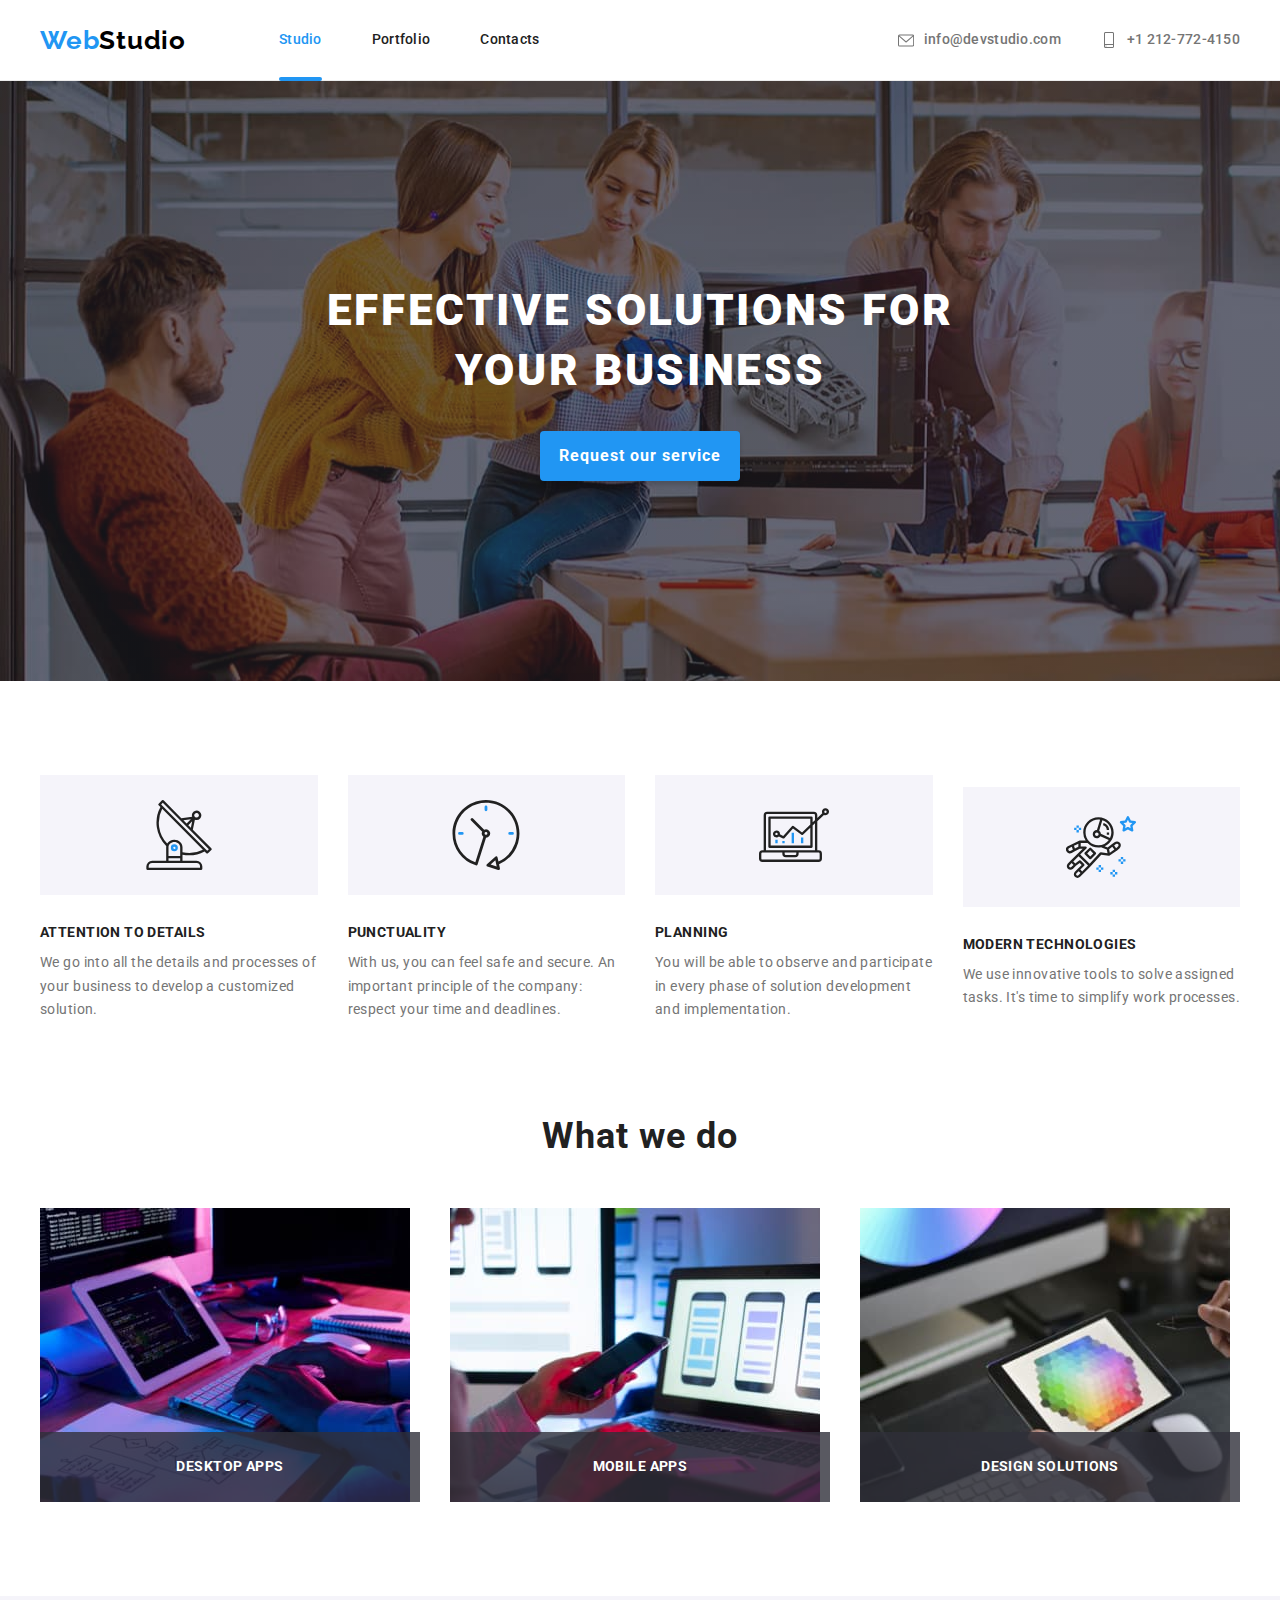
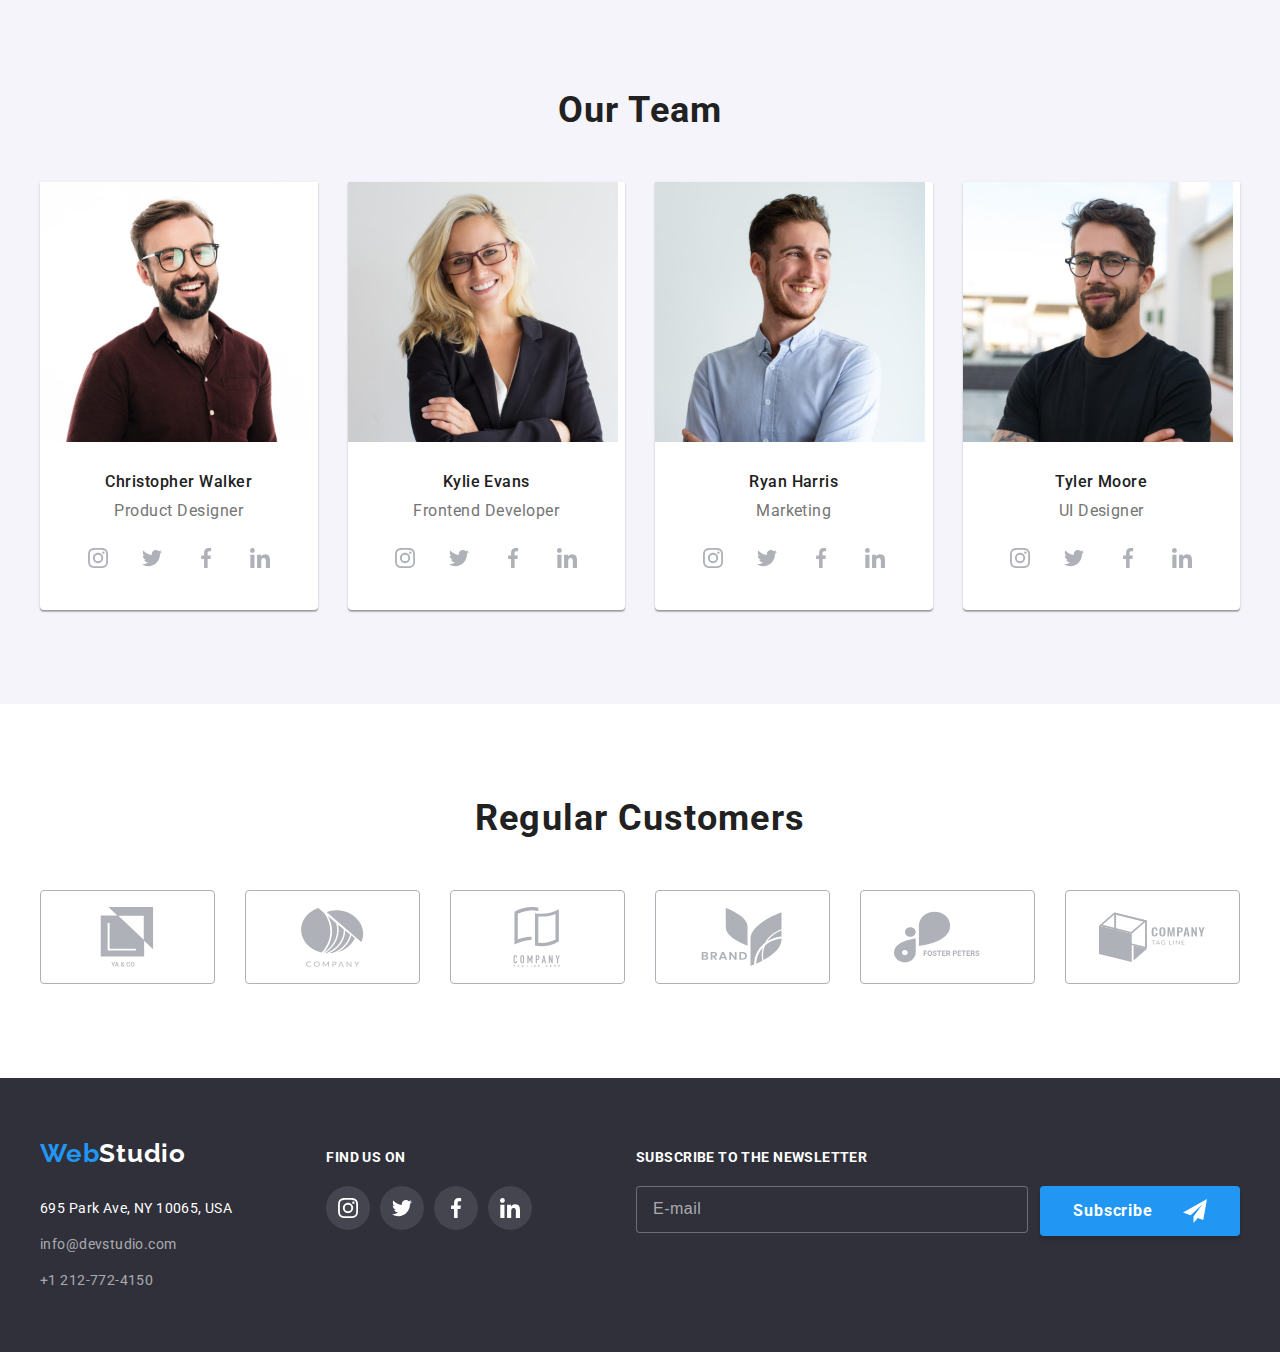
<file: index.html>
<!DOCTYPE html>
<html lang="en">
  <head>
    <meta charset="UTF-8" />
    <meta http-equiv="X-UA-Compatible" content="IE=edge" />
    <meta name="viewport" content="width=device-width, initial-scale=1.0" />
    <link
      rel="stylesheet"
      href="https://cdnjs.cloudflare.com/ajax/libs/modern-normalize/1.1.0/modern-normalize.min.css"
      integrity="sha512-wpPYUAdjBVSE4KJnH1VR1HeZfpl1ub8YT/NKx4PuQ5NmX2tKuGu6U/JRp5y+Y8XG2tV+wKQpNHVUX03MfMFn9Q=="
      crossorigin="anonymous"
      referrerpolicy="no-referrer"
    />
    <link rel="stylesheet" href="./css/main.min.css">
    <link
      href="https://fonts.googleapis.com/css2?family=Raleway:wght@700&family=Roboto:wght@400;500;700;900&display=swap"
      rel="stylesheet"
    />
    <title>Studio</title>
  </head>

  <body>
    <header class="header">
      <div class="header__container container">
        <nav class="page-nav">
          <a class="page-nav__logo logo" href="./index.html"
            ><span class="logo__accent">Web</span>Studio</a>
          <ul class="page-nav__list">
            <li class="page-nav__item">
              <a class="page-nav__link current" href="./index.html">Studio</a>
            </li>
            <li class="page-nav__item">
              <a class="page-nav__link" href="./portfolio.html">Portfolio</a>
            </li>
            <li class="page-nav__item">
              <a class="page-nav__link" href="">Contacts</a>
            </li>
          </ul>
        </nav>
        <ul class="auth-list">
          <li class="auth-list__item">
            <a class="auth-list__link" href="mailto:info@devstudio.com">
              <svg class="auth-list__icon" width="16" height="16">
                <use href="./images/icons.svg#icon-envelope"></use>
              </svg>
              info@devstudio.com</a
            >
          </li>
          <li class="auth-list__item">
            <a class="auth-list__link" href="tel:+12127724150">
              <svg class="auth-list__icon" width="16" height="16">
                <use href="./images/icons.svg#icon-smartphone"></use>
              </svg>
              +1 212-772-4150</a
            >
          </li>
        </ul>
      </div>
    </header>
    <main>
      <section class="hero">
        <h1 class="hero__title">Effective solutions for your business</h1>
        <button class="hero__btn btn" type="button" data-modal-open>
          Request our service
        </button>
      </section>
      <section class="features section">
        <h2 class="visually-hidden">Features</h2>
        <ul class="features-list container">
          <li class="features-list__item">
            <div class="features-list__img">
              <svg class="features-list__icon" width="70" height="70">
                <use href="./images/icons.svg#icon-antenna"></use>
              </svg>
            </div>
            <h3 class="features-list__title">ATTENTION TO DETAILS</h3>
            <p class="features-list__text">
              We go into all the details and processes of your business to
              develop a customized solution.
            </p>
          </li>
          <li class="features-list__item">
            <div class="features-list__img">
              <svg class="features-list__icon" width="70" height="70">
                <use href="./images/icons.svg#icon-clock"></use>
              </svg>
            </div>
            <h3 class="features-list__title">PUNCTUALITY</h3>
            <p class="features-list__text">
              With us, you can feel safe and secure. An important principle of
              the company: respect your time and deadlines.
            </p>
          </li>
          <li class="features-list__item">
            <div class="features-list__img">
              <svg class="features-list__icon" width="70" height="70">
                <use href="./images/icons.svg#icon-diagram"></use>
              </svg>
            </div>
            <h3 class="features-list__title">PLANNING</h3>
            <p class="features-list__text">
              You will be able to observe and participate in every phase of
              solution development and implementation.
            </p>
          </li>
          <li class="features-list__item">
            <div class="features-list__img">
              <svg class="features-list__icon" width="70" height="70">
                <use href="./images/icons.svg#icon-astronaut"></use>
              </svg>
            </div>
            <h3 class="features-list__title">mODERN TECHNOLOGIES</h3>
            <p class="features-list__text">
              We use innovative tools to solve assigned tasks. It's time to
              simplify work processes.
            </p>
          </li>
        </ul>
      </section>
      <section class="works section">
        <div class="container">
          <h2 class="section-title">What we do</h2>
          <ul class="works-list">
            <li class="works-list__item">
              <img
                class="works-list__img"
                src="./images/weDo/1.jpg"
                alt="someone is typing on the keyboard"
                width="370"
                height="294"
              />
              <div class="works-list__descr">
                <p>DESKTOP APPS</p>
              </div>
            </li>
            <li class="works-list__item">
              <img
                class="works-list__img"
                src="./images/weDo/2.jpg"
                alt="someone is taking phone"
                width="370"
                height="294"
              />
              <div class="works-list__descr">
                <p>Mobile APPS</p>
              </div>
            </li>
            <li class="works-list__item">
              <img
                class="works-list__img"
                src="./images/weDo/3.jpg"
                alt="colors on the tablet"
                width="370"
                height="294"
              />
              <div class="works-list__descr">
                <p>DESIGN SOLUTIONS</p>
              </div>
            </li>
          </ul>
        </div>
      </section>
      <section class="team section">
        <div class="container">
          <h2 class="section-title">Our Team</h2>
          <ul class="team-list">
            <li class="team-list__item">
              <img
                src="./images/team/1.jpg"
                alt="man"
                width="270"
                height="260"
              />
              <div class="team-list__content">
                <h3 class="team-list__title">Christopher Walker</h3>
                <p class="team-list__text">Product Designer</p>
                <ul class="social-list">
                  <li class="social-list__item">
                    <a href="" class="social-list__link">
                      <svg class="social-list__icon" width="20" height="20">
                        <use href="./images/icons.svg#icon-instagram"></use>
                      </svg>
                    </a>
                  </li>
                  <li class="social-list__item">
                    <a href="" class="social-list__link">
                      <svg class="social-list__icon" width="20" height="20">
                        <use href="./images/icons.svg#icon-twitter"></use>
                      </svg>
                    </a>
                  </li>
                  <li class="social-list__item">
                    <a href="" class="social-list__link">
                      <svg class="social-list__icon" width="20" height="20">
                        <use href="./images/icons.svg#icon-facebook"></use>
                      </svg>
                    </a>
                  </li>
                  <li class="social-list__item">
                    <a href="" class="social-list__link">
                      <svg class="social-list__icon" width="20" height="20">
                        <use href="./images/icons.svg#icon-linkedin"></use>
                      </svg>
                    </a>
                  </li>
                </ul>
              </div>
            </li>
            <li class="team-list__item">
              <img
                src="./images/team/2.jpg"
                alt="woman"
                width="270"
                height="260"
              />
              <div class="team-list__content">
                <h3 class="team-list__title">Kylie Evans</h3>
                <p class="team-list__text">Frontend Developer</p>
                <ul class="social-list">
                  <li class="social-list__item">
                    <a href="" class="social-list__link">
                      <svg class="social-list__icon" width="20" height="20">
                        <use href="./images/icons.svg#icon-instagram"></use>
                      </svg>
                    </a>
                  </li>
                  <li class="social-list__item">
                    <a href="" class="social-list__link">
                      <svg class="social-list__icon" width="20" height="20">
                        <use href="./images/icons.svg#icon-twitter"></use>
                      </svg>
                    </a>
                  </li>
                  <li class="social-list__item">
                    <a href="" class="social-list__link">
                      <svg class="social-list__icon" width="20" height="20">
                        <use href="./images/icons.svg#icon-facebook"></use>
                      </svg>
                    </a>
                  </li>
                  <li class="social-list__item">
                    <a href="" class="social-list__link">
                      <svg class="social-list__icon" width="20" height="20">
                        <use href="./images/icons.svg#icon-linkedin"></use>
                      </svg>
                    </a>
                  </li>
                </ul>
              </div>
            </li>
            <li class="team-list__item">
              <img
                src="./images/team/3.jpg"
                alt="man"
                width="270"
                height="260"
              />
              <div class="team-list__content">
                <h3 class="team-list__title">Ryan Harris</h3>
                <p class="team-list__text">Marketing</p>
                <ul class="social-list">
                  <li class="social-list__item">
                    <a href="" class="social-list__link">
                      <svg class="social-list__icon" width="20" height="20">
                        <use href="./images/icons.svg#icon-instagram"></use>
                      </svg>
                    </a>
                  </li>
                  <li class="social-list__item">
                    <a href="" class="social-list__link">
                      <svg class="social-list__icon" width="20" height="20">
                        <use href="./images/icons.svg#icon-twitter"></use>
                      </svg>
                    </a>
                  </li>
                  <li class="social-list__item">
                    <a href="" class="social-list__link">
                      <svg class="social-list__icon" width="20" height="20">
                        <use href="./images/icons.svg#icon-facebook"></use>
                      </svg>
                    </a>
                  </li>
                  <li class="social-list__item">
                    <a href="" class="social-list__link">
                      <svg class="social-list__icon" width="20" height="20">
                        <use href="./images/icons.svg#icon-linkedin"></use>
                      </svg>
                    </a>
                  </li>
                </ul>
              </div>
            </li>
            <li class="team-list__item">
              <img
                src="./images/team/4.jpg"
                alt="man"
                width="270"
                height="260"
              />
              <div class="team-list__content">
                <h3 class="team-list__title">Tyler Moore</h3>
                <p class="team-list__text">UI Designer</p>
                <ul class="social-list">
                  <li class="social-list__item">
                    <a href="" class="social-list__link">
                      <svg class="social-list__icon" width="20" height="20">
                        <use href="./images/icons.svg#icon-instagram"></use>
                      </svg>
                    </a>
                  </li>
                  <li class="social-list__item">
                    <a href="" class="social-list__link">
                      <svg class="social-list__icon" width="20" height="20">
                        <use href="./images/icons.svg#icon-twitter"></use>
                      </svg>
                    </a>
                  </li>
                  <li class="social-list__item">
                    <a href="" class="social-list__link">
                      <svg class="social-list__icon" width="20" height="20">
                        <use href="./images/icons.svg#icon-facebook"></use>
                      </svg>
                    </a>
                  </li>
                  <li class="social-list__item">
                    <a href="" class="social-list__link">
                      <svg class="social-list__icon" width="20" height="20">
                        <use href="./images/icons.svg#icon-linkedin"></use>
                      </svg>
                    </a>
                  </li>
                </ul>
              </div>
            </li>
          </ul>
        </div>
      </section>
      <section class="customers section">
        <div class="container">
          <h2 class="custumers__title">Regular Customers</h2>
          <ul class="customers-list">
            <li class="customers-list__item">
              <a href="" class="customers-list__link">
                <svg class="customers-list__img" width="106" height="60">
                  <use href="./images/icons.svg#icon-company-logo-1"></use>
                </svg>
              </a>
            </li>
            <li class="customers-list__item">
              <a href="" class="customers-list__link">
                <svg class="customers-list__img" width="106" height="60">
                  <use href="./images/icons.svg#icon-company-logo-2"></use>
                </svg>
              </a>
            </li>
            <li class="customers-list__item">
              <a href="" class="customers-list__link">
                <svg class="customers-list__img" width="106" height="60">
                  <use href="./images/icons.svg#icon-company-logo-3"></use>
                </svg>
              </a>
            </li>
            <li class="customers-list__item">
              <a href="" class="customers-list__link">
                <svg class="customers-list__img" width="106" height="60">
                  <use href="./images/icons.svg#icon-company-logo-4"></use>
                </svg>
              </a>
            </li>
            <li class="customers-list__item">
              <a href="" class="customers-list__link">
                <svg class="customers-list__img" width="106" height="60">
                  <use href="./images/icons.svg#icon-company-logo-5"></use>
                </svg>
              </a>
            </li>
            <li class="customers-list__item">
              <a href="" class="customers-list__link">
                <svg class="customers-list__img" width="106" height="60">
                  <use href="./images/icons.svg#icon-company-logo-6"></use>
                </svg>
              </a>
            </li>
          </ul>
        </div>
      </section>
    </main>
    <footer class="footer">
      <div class="footer__wrapper container">
        <div class="footer__item">
          <a class="footer__logo logo" href="./index.html"
            ><span class="logo__accent">Web</span>Studio</a
          >
          <address class="address">
            <p class="address__text">695 Park Ave, NY 10065, USA</p>
            <a class="address__link" href="mailto:info@devstudio.com"
              >info@devstudio.com</a
            >
            <a class="address__link" href="tel:+12127724150">+1 212-772-4150</a>
          </address>
        </div>
        <div class="footer__item">
          <p class="footer__title">find us on</p>
          <ul class="footer__socials social-list">
            <li class="social-list__item">
              <a href="" class="social-list__link">
                <svg class="social-list__icon" width="20" height="20">
                  <use href="./images/icons.svg#icon-instagram"></use>
                </svg>
              </a>
            </li>
            <li class="social-list__item">
              <a href="" class="social-list__link">
                <svg class="social-list__icon" width="20" height="20">
                  <use href="./images/icons.svg#icon-twitter"></use>
                </svg>
              </a>
            </li>
            <li class="social-list__item">
              <a href="" class="social-list__link">
                <svg class="social-list__icon" width="20" height="20">
                  <use href="./images/icons.svg#icon-facebook"></use>
                </svg>
              </a>
            </li>
            <li class="social-list__item">
              <a href="" class="social-list__link">
                <svg class="social-list__icon" width="20" height="20">
                  <use href="./images/icons.svg#icon-linkedin"></use>
                </svg>
              </a>
            </li>
          </ul>
        </div>
        <div class="footer__item">
          <p class="footer__title">Subscribe to the newsletter</p>
          <form class="footer__form form-subscribe">
            <label>
              <input
                type="email"
                class="form-subscribe__email"
                name="email"
                placeholder="E-mail"
              />
            </label>
            <button class="btn" type="submit">
              Subscribe
              <svg class="form-subscribe__icon" width="24" height="24">
                <use href="./images/icons.svg#icon-send"></use>
              </svg>
            </button>
          </form>
        </div>
      </div>
    </footer>
    <div class="backdrop is-hidden" data-modal>
      <div class="modal-request">
        <button class="modal-request__close" data-modal-close>
          <svg class="modal-request__icon" width="11" height="11">
            <use href="./images/icons.svg#icon-close"></use>
          </svg>
        </button>
        <form class="form-request">
          <p class="form-request__title">
            Leave your information and we'll call you back
          </p>
        <label class="form-request__label">
          <span class="form-request__description">Name</span>
          <span class="form-request__wrapper">
            <input type="text" class="form-request__input" name="user-name" />
            <svg class="form-request__icon" width="18" height="18">
              <use href="./images/icons.svg#icon-person"></use>
            </svg>
          </span>
        </label>
        <label class="form-request__label">
          <span class="form-request__description">Telephone</span>
          <span class="form-request__wrapper">
            <input type="tel" class="form-request__input" name="user-phone" />
            <svg class="form-request__icon" width="18" height="18">
              <use href="./images/icons.svg#icon-phone"></use>
            </svg>
          </span>
        </label>
        <label class="form-request__label">
          <span class="form-request__description">E-mail</span>
          <span class="form-request__wrapper">
            <input type="email" class="form-request__input" name="user-email" />
            <svg class="form-request__icon" width="18" height="18">
              <use href="./images/icons.svg#icon-email"></use>
            </svg>
          </span>
        </label>
        <label class="form-request__label">
          <span class="form-request__description">Comments</span>
          <textarea
            name="user-comments"
            class="form-request__comment"
            placeholder="Enter the text"
          ></textarea>
        </label>
        <label class="form-request__licence licence">
          <input
            type="checkbox"
            class="licence__checkbox visually-hidden"
            required
          />
          <span class="licence__agreement"
            >I agree with the letter and accept the
            <a class="licence__link" href=""
              >Terms and Conditions</a
            ></span
          >
          <svg class="licence__icon" width="16" height="15">
            <use href="./images/icons.svg#icon-checked"></use>
          </svg>
        </label>
        <button class="form-request__btn btn" type="submit">Send</button>
        </form>
      </div>
    </div>
    <script src="./js/modal.js"></script>
  </body>
</html>
</file>
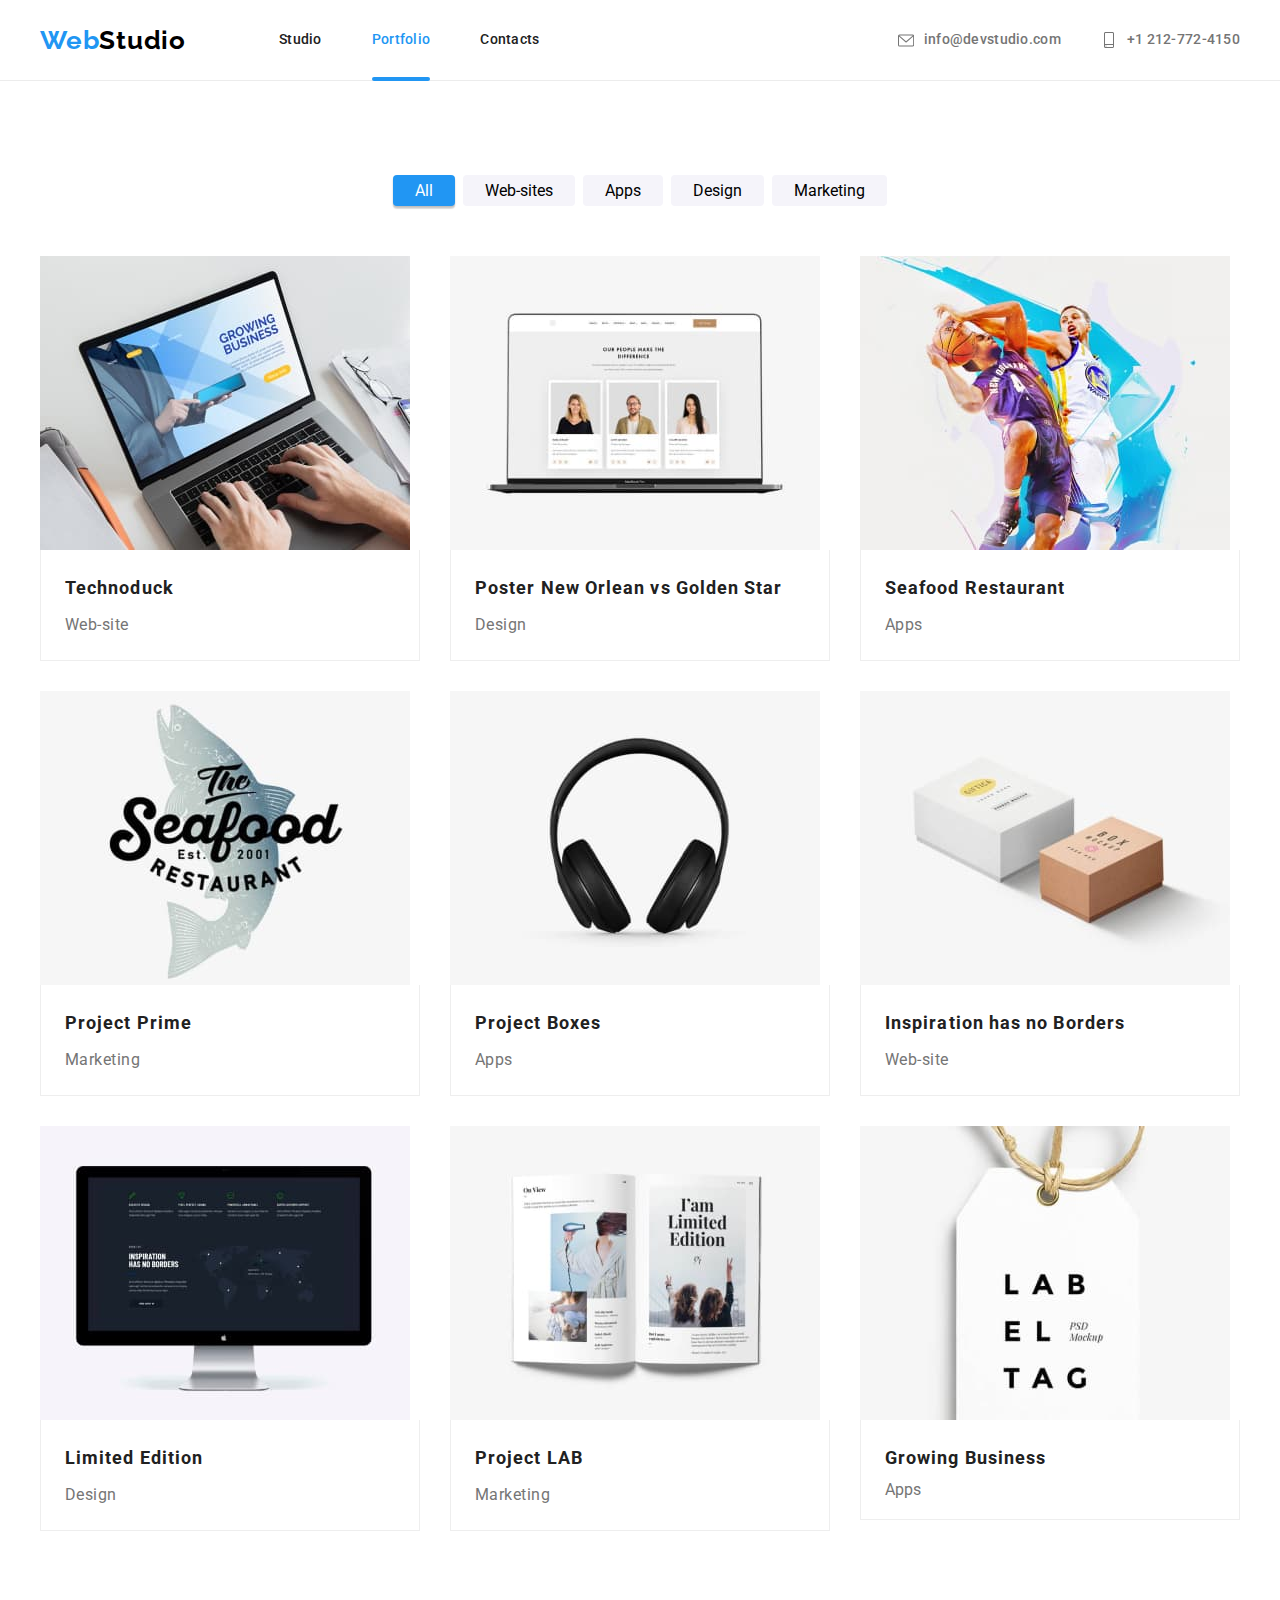
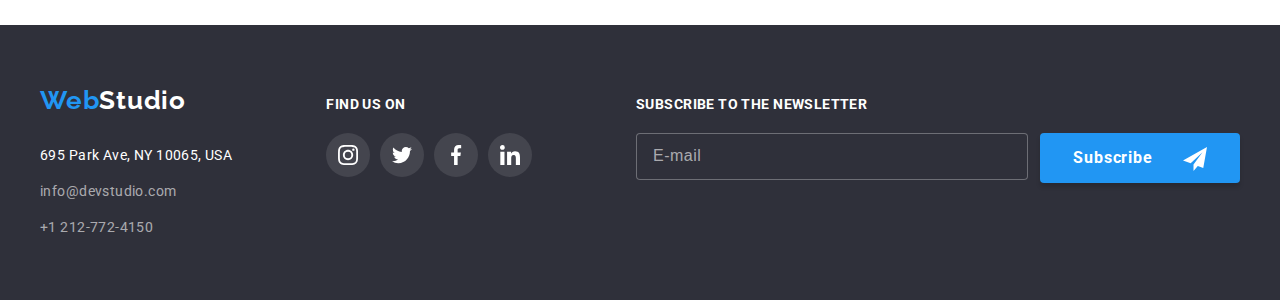
<file: portfolio.html>
<!DOCTYPE html>
<html lang="en">
  <head>
    <meta charset="UTF-8" />
    <meta http-equiv="X-UA-Compatible" content="IE=edge" />
    <meta name="viewport" content="width=device-width, initial-scale=1.0" />
    <link
      rel="stylesheet"
      href="https://cdnjs.cloudflare.com/ajax/libs/modern-normalize/1.1.0/modern-normalize.min.css"
      integrity="sha512-wpPYUAdjBVSE4KJnH1VR1HeZfpl1ub8YT/NKx4PuQ5NmX2tKuGu6U/JRp5y+Y8XG2tV+wKQpNHVUX03MfMFn9Q=="
      crossorigin="anonymous"
      referrerpolicy="no-referrer"
    />
    <link rel="stylesheet" href="./css/main.min.css">
    <link
      href="https://fonts.googleapis.com/css2?family=Raleway:wght@700&family=Roboto:wght@400;500;700;900&display=swap"
      rel="stylesheet"
    />
    <title>portfolio</title>
  </head>

  <body>
    <header class="header">
      <div class="header__container container">
        <nav class="page-nav">
          <a class="page-nav__logo logo" href="./index.html"
            ><span class="logo__accent">Web</span>Studio</a>
          <ul class="page-nav__list">
            <li class="page-nav__item">
              <a class="page-nav__link" href="./index.html">Studio</a>
            </li>
            <li class="page-nav__item">
              <a class="page-nav__link current" href="./portfolio.html">Portfolio</a>
            </li>
            <li class="page-nav__item">
              <a class="page-nav__link" href="">Contacts</a>
            </li>
          </ul>
        </nav>
        <ul class="auth-list">
          <li class="auth-list__item">
            <a class="auth-list__link" href="mailto:info@devstudio.com">
              <svg class="auth-list__icon" width="16" height="16">
                <use href="./images/icons.svg#icon-envelope"></use>
              </svg>
              info@devstudio.com</a
            >
          </li>
          <li class="auth-list__item">
            <a class="auth-list__link" href="tel:+12127724150">
              <svg class="auth-list__icon" width="16" height="16">
                <use href="./images/icons.svg#icon-smartphone"></use>
              </svg>
              +1 212-772-4150</a
            >
          </li>
        </ul>
      </div>
    </header>
    <main>
      <section class="portfolio section">
        <div class="container">
          <h2 class="visually-hidden">portfolio</h2>
          <ul class="portfolio-tabs  tabs-list">
            <li class="tabs-list__item">
              <button class="tabs-list__btn active" type="button">
                All
              </button>
            </li>
            <li class="tabs-list__item">
              <button class="tabs-list__btn" type="button">
                Web-sites
              </button>
            </li>
            <li class="tabs-list__item">
              <button class="tabs-list__btn" type="button">Apps</button>
            </li>
            <li class="tabs-list__item">
              <button class="tabs-list__btn" type="button">Design</button>
            </li>
            <li class="tabs-list__item">
              <button class="tabs-list__btn" type="button">
                Marketing
              </button>
            </li>
          </ul>
          <ul class="portfolio-cards">
            <li class="portfolio-cards__item card-item">
              <a href="" class="card-item__link">
                <div class="card-item__top">
                  <img
                    src="./images/portfolio/1.jpg"
                    alt="laptop"
                    width="370"
                    height="294"
                  />
                  <div class="card-item__overlay">
                    <p>
                      Technoduck is a state-of-the-art coronavirus distribution
                      platform. Companies use this platform for digital
                      espionage and attacks on competitors' secure servers.
                    </p>
                  </div>
                </div>
                <div class="card-item__content">
                  <h3 class="card-item__title">Technoduck</h3>
                  <p class="card-item__text">Web-site</p>
                </div>
              </a>
            </li>
            <li class="portfolio-cards__item card-item">
              <a href="" class="card-item__link">
                <div class="card-item__top">
                  <img
                    src="./images/portfolio/2.jpg"
                    alt="poster with players"
                    width="370"
                    height="294"
                  />
                  <div class="card-item__overlay">
                    <p>
                      Technoduck is a state-of-the-art coronavirus distribution
                      platform. Companies use this platform for digital
                      espionage and attacks on competitors' secure servers.
                    </p>
                  </div>
                </div>
                <div class="card-item__content">
                  <h3 class="card-item__title">
                    Poster New Orlean vs Golden Star
                  </h3>
                  <p class="card-item__text">Design</p>
                </div>
              </a>
            </li>
            <li class="portfolio-cards__item card-item">
              <a href="" class="card-item__link">
                <div class="card-item__top">
                  <img
                    src="./images/portfolio/3.jpg"
                    alt="logo of the restaurant"
                    width="370"
                    height="294"
                  />
                  <div class="card-item__overlay">
                    <p>
                      Technoduck is a state-of-the-art coronavirus distribution
                      platform. Companies use this platform for digital
                      espionage and attacks on competitors' secure servers.
                    </p>
                  </div>
                </div>
                <div class="card-item__content">
                  <h3 class="card-item__title">Seafood Restaurant</h3>
                  <p class="card-item__text">Apps</p>
                </div>
              </a>
            </li>
            <li class="portfolio-cards__item card-item">
              <a href="" class="card-item__link">
                <div class="card-item__top">
                  <img
                    src="./images/portfolio/4.jpg"
                    alt="headphones"
                    width="370"
                    height="294"
                  />
                  <div class="card-item__overlay">
                    <p>
                      Technoduck is a state-of-the-art coronavirus distribution
                      platform. Companies use this platform for digital
                      espionage and attacks on competitors' secure servers.
                    </p>
                  </div>
                </div>
                <div class="card-item__content">
                  <h3 class="card-item__title">Project Prime</h3>
                  <p class="card-item__text">Marketing</p>
                </div>
              </a>
            </li>
            <li class="portfolio-cards__item card-item">
              <a href="" class="card-item__link">
                <div class="card-item__top">
                  <img
                    src="./images/portfolio/5.jpg"
                    alt="boxes"
                    width="370"
                    height="294"
                  />
                  <div class="card-item__overlay">
                    <p>
                      Technoduck is a state-of-the-art coronavirus distribution
                      platform. Companies use this platform for digital
                      espionage and attacks on competitors' secure servers.
                    </p>
                  </div>
                </div>
                <div class="card-item__content">
                  <h3 class="card-item__title">Project Boxes</h3>
                  <p class="card-item__text">Apps</p>
                </div>
              </a>
            </li>
            <li class="portfolio-cards__item card-item">
              <a href="" class="card-item__link">
                <div class="card-item__top">
                  <img
                    src="./images/portfolio/6.jpg"
                    alt="screen"
                    width="370"
                    height="294"
                  />
                  <div class="card-item__overlay">
                    <p>
                      Technoduck is a state-of-the-art coronavirus distribution
                      platform. Companies use this platform for digital
                      espionage and attacks on competitors' secure servers.
                    </p>
                  </div>
                </div>
                <div class="card-item__content">
                  <h3 class="card-item__title">
                    Inspiration has no Borders
                  </h3>
                  <p class="card-item__text">Web-site</p>
                </div>
              </a>
            </li>
            <li class="portfolio-cards__item card-item">
              <a href="" class="card-item__link">
                <div class="card-item__top">
                  <img
                    src="./images/portfolio/7.jpg"
                    alt="magazine"
                    width="370"
                    height="294"
                  />
                  <div class="card-item__overlay">
                    <p>
                      Technoduck is a state-of-the-art coronavirus distribution
                      platform. Companies use this platform for digital
                      espionage and attacks on competitors' secure servers.
                    </p>
                  </div>
                </div>
                <div class="card-item__content">
                  <h3 class="card-item__title">Limited Edition</h3>
                  <p class="card-item__text">Design</p>
                </div>
              </a>
            </li>
            <li class="portfolio-cards__item card-item">
              <a href="" class="card-item__link">
                <div class="card-item__top">
                  <img
                    src="./images/portfolio/8.jpg"
                    alt="label"
                    width="370"
                    height="294"
                  />
                  <div class="card-item__overlay">
                    <p>
                      Technoduck is a state-of-the-art coronavirus distribution
                      platform. Companies use this platform for digital
                      espionage and attacks on competitors' secure servers.
                    </p>
                  </div>
                </div>
                <div class="card-item__content">
                  <h3 class="card-item__title">Project LAB</h3>
                  <p class="card-item__text">Marketing</p>
                </div>
              </a>
            </li>
            <li class="portfolio-cards__item card-item">
              <a href="" class="card-item__link">
                <div class="card-item__top">
                  <img
                    src="./images/portfolio/9.jpg"
                    alt="laptop"
                    width="370"
                    height="294"
                  />
                  <div class="card-item__overlay">
                    <p>
                      Technoduck is a state-of-the-art coronavirus distribution
                      platform. Companies use this platform for digital
                      espionage and attacks on competitors' secure servers.
                    </p>
                  </div>
                </div>
                <div class="card-item__content">
                  <h3 class="card-item__title">Growing Business</h3>
                  <p class="card-item__item__text">Apps</p>
                </div>
              </a>
            </li>
          </ul>
        </div>
      </section>
    </main>
    <footer class="footer">
      <div class="footer__wrapper container">
        <div class="footer__item">
          <a class="footer__logo logo" href="./index.html"
            ><span class="logo__accent">Web</span>Studio</a
          >
          <address class="address">
            <p class="address__text">695 Park Ave, NY 10065, USA</p>
            <a class="address__link" href="mailto:info@devstudio.com"
              >info@devstudio.com</a
            >
            <a class="address__link" href="tel:+12127724150">+1 212-772-4150</a>
          </address>
        </div>
        <div class="footer__item">
          <p class="footer__title">find us on</p>
          <ul class="footer__socials social-list">
            <li class="social-list__item">
              <a href="" class="social-list__link">
                <svg class="social-list__icon" width="20" height="20">
                  <use href="./images/icons.svg#icon-instagram"></use>
                </svg>
              </a>
            </li>
            <li class="social-list__item">
              <a href="" class="social-list__link">
                <svg class="social-list__icon" width="20" height="20">
                  <use href="./images/icons.svg#icon-twitter"></use>
                </svg>
              </a>
            </li>
            <li class="social-list__item">
              <a href="" class="social-list__link">
                <svg class="social-list__icon" width="20" height="20">
                  <use href="./images/icons.svg#icon-facebook"></use>
                </svg>
              </a>
            </li>
            <li class="social-list__item">
              <a href="" class="social-list__link">
                <svg class="social-list__icon" width="20" height="20">
                  <use href="./images/icons.svg#icon-linkedin"></use>
                </svg>
              </a>
            </li>
          </ul>
        </div>
        <div class="footer__item">
          <p class="footer__title">Subscribe to the newsletter</p>
          <form class="footer__form form-subscribe">
            <label>
              <input
                type="email"
                class="form-subscribe__email"
                name="email"
                placeholder="E-mail"
              />
            </label>
            <button class="btn" type="submit">
              Subscribe
              <svg class="form-subscribe__icon" width="24" height="24">
                <use href="./images/icons.svg#icon-send"></use>
              </svg>
            </button>
          </form>
        </div>
      </div>
    </footer>
    <script src="./js/modal.js"></script>
  </body>
</html>
</file>
<file: css/main.min.css>
:root{--primary-color: #212121;--accent-color: #2196f3;--main-color: #757575;--color-on-dark-bg: #ffffff;--bg-color-dark: #2f303a;--bg-color-light: #f5f4fa;--color-social-links: #afb1b8;--main-font-family: "Roboto", sans-serif;--secondary-font-family: "Raleway", sans-serif}h1,h2,h3,h4,h5,h6,p{margin-top:0;margin-bottom:0}ul,li{margin-top:0;margin-bottom:0;padding-left:0}img{display:block}body{margin:0;font-family:var(--main-font-family);color:var(--main-color)}.container{width:1200px;margin:0 auto;padding:0 15px}.visually-hidden{position:absolute;width:1px;height:1px;margin:-1px;padding:0;overflow:hidden;border:0;clip:rect(0 0 0 0)}.btn{padding:10px;min-width:200px;-webkit-box-shadow:0px 4px 4px rgba(0,0,0,.15);box-shadow:0px 4px 4px rgba(0,0,0,.15);border-radius:4px;border:none;background-color:var(--accent-color);font-weight:700;font-size:16px;line-height:1.875;letter-spacing:.06em;text-align:center;font-family:inherit;color:var(--color-on-dark-bg);cursor:pointer}.logo{font-family:var(--secondary-font-family);font-weight:700;font-size:26px;line-height:1.19;letter-spacing:.03em;text-decoration:none}.logo__accent{color:var(--accent-color)}.section{padding-top:94px;padding-bottom:94px}.section-title{margin-bottom:50px;font-weight:700;font-size:36px;line-height:1.16;text-align:center;letter-spacing:.03em;color:var(--primary-color)}.header{border-bottom:1px solid #ececec}.header__container{display:-webkit-box;display:-ms-flexbox;display:flex;-webkit-box-pack:justify;-ms-flex-pack:justify;justify-content:space-between;-webkit-box-align:center;-ms-flex-align:center;align-items:center}.page-nav{display:-webkit-box;display:-ms-flexbox;display:flex;-webkit-box-align:center;-ms-flex-align:center;align-items:center}.page-nav__logo{margin-right:93px;color:#000}.page-nav__list{display:-webkit-box;display:-ms-flexbox;display:flex;-webkit-box-align:center;-ms-flex-align:center;align-items:center;list-style:none;font-weight:500;font-size:14px;line-height:1.14;letter-spacing:.02em;color:var(--primary-color)}.page-nav__item:not(:last-child){margin-right:50px}.page-nav__link{position:relative;display:inline-block;padding:32px 0;color:inherit;text-decoration:none;-webkit-transition:color 250ms cubic-bezier(0.4, 0, 0.2, 1);transition:color 250ms cubic-bezier(0.4, 0, 0.2, 1)}.page-nav__link::after{content:"";position:absolute;right:0;bottom:-1px;opacity:0;width:100%;height:4px;background-color:var(--accent-color);border-radius:2px;-webkit-transition:opacity 250ms cubic-bezier(0.4, 0, 0.2, 1);transition:opacity 250ms cubic-bezier(0.4, 0, 0.2, 1)}.page-nav__link.current.page-nav__link::after{opacity:1}.page-nav__link:hover,.page-nav__link:focus{color:var(--accent-color)}.page-nav__link.current{color:var(--accent-color)}.auth-list{display:-webkit-box;display:-ms-flexbox;display:flex;font-weight:500;font-size:14px;line-height:1.14;letter-spacing:.02em;list-style:none}.auth-list__item:not(:last-child){margin-right:40px}.auth-list__link{display:-webkit-box;display:-ms-flexbox;display:flex;-webkit-box-align:center;-ms-flex-align:center;align-items:center;color:inherit;text-decoration:none;-webkit-transition:color 250ms cubic-bezier(0.4, 0, 0.2, 1);transition:color 250ms cubic-bezier(0.4, 0, 0.2, 1)}.auth-list__link:hover,.auth-list__link:focus{color:var(--accent-color)}.auth-list__icon{margin-right:10px;fill:var(--main-color);-webkit-transition:fill 250ms cubic-bezier(0.4, 0, 0.2, 1);transition:fill 250ms cubic-bezier(0.4, 0, 0.2, 1)}.auth-list__link:hover .auth-list__icon,.auth-list__link:focus .auth-list__icon{fill:var(--accent-color)}.hero{padding:200px 0;background-image:-webkit-gradient(linear, left top, left bottom, from(rgba(47, 48, 58, 0.4)), to(rgba(47, 48, 58, 0.4))),url(../images/hero/hero.jpg);background-image:linear-gradient(rgba(47, 48, 58, 0.4), rgba(47, 48, 58, 0.4)),url(../images/hero/hero.jpg);background-size:cover;background-repeat:no-repeat;background-color:var(--bg-color-dark);max-width:1600px;margin:0 auto;text-align:center}.hero__title{margin:0 auto 30px auto;max-width:696px;font-weight:900;font-size:44px;line-height:1.36;text-align:center;letter-spacing:.06em;text-transform:uppercase;color:var(--color-on-dark-bg)}.features-list{display:-webkit-box;display:-ms-flexbox;display:flex;-webkit-box-align:center;-ms-flex-align:center;align-items:center;-webkit-box-pack:justify;-ms-flex-pack:justify;justify-content:space-between;list-style:none}.features-list__item{width:calc((100% - 90px)/4)}.features-list__item:not(:last-child){margin-right:30px}.features-list__img{display:-webkit-box;display:-ms-flexbox;display:flex;-webkit-box-pack:center;-ms-flex-pack:center;justify-content:center;-webkit-box-align:center;-ms-flex-align:center;align-items:center;height:120px;background-color:var(--bg-color-light);margin-bottom:30px}.features-list__title{margin-bottom:10px;font-weight:700;font-size:14px;line-height:1.14;letter-spacing:.03em;text-transform:uppercase;color:var(--primary-color)}.features-list__text{font-size:14px;line-height:1.71;letter-spacing:.03em}.works{padding-top:0}.works-list{display:-webkit-box;display:-ms-flexbox;display:flex;list-style:none}.works-list__item{position:relative;width:calc((100% - 60px)/3)}.works-list__item:not(:last-child){margin-right:30px}.works-list__descr{position:absolute;bottom:0;left:0;display:-webkit-box;display:-ms-flexbox;display:flex;-webkit-box-align:center;-ms-flex-align:center;align-items:center;-webkit-box-pack:center;-ms-flex-pack:center;justify-content:center;width:100%;height:70px;font-weight:700;font-size:14px;line-height:1.14;letter-spacing:.03em;text-transform:uppercase;color:var(--color-on-dark-bg);background-color:rgba(47,48,58,.8)}.team{background-color:var(--bg-color-light)}.team-list{display:-webkit-box;display:-ms-flexbox;display:flex;-ms-flex-wrap:wrap;flex-wrap:wrap;margin-top:-30px;margin-right:-30px;list-style:none}.team-list__item{margin-top:30px;margin-right:30px;width:calc((100% - 120px)/4);background:#fff;-webkit-box-shadow:0px 1px 3px rgba(0,0,0,.12),0px 1px 1px rgba(0,0,0,.14),0px 2px 1px rgba(0,0,0,.2);box-shadow:0px 1px 3px rgba(0,0,0,.12),0px 1px 1px rgba(0,0,0,.14),0px 2px 1px rgba(0,0,0,.2);border-radius:0px 0px 4px 4px}.team-list__content{padding:30px}.team-list__title{margin-bottom:10px;font-weight:500;font-size:16px;line-height:1.19;text-align:center;letter-spacing:.03em;color:var(--primary-color)}.team-list__text{margin-bottom:16px;font-size:16px;line-height:1.19;text-align:center;letter-spacing:.03em}.custumers__title{margin-bottom:50px;font-weight:700;font-size:36px;line-height:1.16;text-align:center;letter-spacing:.03em;color:var(--primary-color)}.customers-list{display:-webkit-box;display:-ms-flexbox;display:flex;-ms-flex-wrap:wrap;flex-wrap:wrap;margin-right:-30px;margin-top:-30px;list-style:none}.customers-list__item{width:calc((100% - 180px)/6);margin-right:30px;margin-top:30px}.customers-list__link{display:-webkit-box;display:-ms-flexbox;display:flex;-webkit-box-pack:center;-ms-flex-pack:center;justify-content:center;-webkit-box-align:center;-ms-flex-align:center;align-items:center;height:92px;border:1px solid var(--color-social-links);border-radius:4px;-webkit-transition:border-color 250ms cubic-bezier(0.4, 0, 0.2, 1);transition:border-color 250ms cubic-bezier(0.4, 0, 0.2, 1)}.customers-list__link:hover,.customers-list__link:focus{border-color:var(--accent-color)}.customers-list__img{fill:var(--color-social-links);-webkit-transition:fill 250ms cubic-bezier(0.4, 0, 0.2, 1);transition:fill 250ms cubic-bezier(0.4, 0, 0.2, 1)}.customers-list__link:hover .customers-list__img,.customers-list__link:focus .customers-list__img{fill:var(--accent-color)}.footer{background-color:var(--bg-color-dark);padding-top:60px;padding-bottom:60px}.footer__wrapper{display:-webkit-box;display:-ms-flexbox;display:flex;-webkit-box-align:baseline;-ms-flex-align:baseline;align-items:baseline}.footer__logo{display:inline-block;margin-bottom:28px;color:#fff}.footer__item:not(:last-child){margin-right:94px}.footer__item:last-child{margin:0 0 0 auto}.footer__title{margin-bottom:20px;font-weight:700;font-size:14px;line-height:1.14;letter-spacing:.03em;text-transform:uppercase;color:var(--color-on-dark-bg)}.address{font-size:14px;line-height:1.71;letter-spacing:.03em;color:#fff;font-style:normal}.address__text,.address__link:not(:last-child){margin-bottom:12px}.address__link{display:block;color:rgba(255,255,255,.6);text-decoration:none;-webkit-transition:color 250ms cubic-bezier(0.4, 0, 0.2, 1);transition:color 250ms cubic-bezier(0.4, 0, 0.2, 1)}.address__link:hover,.address__link:focus{color:var(--accent-color)}.footer-form{display:-webkit-box;display:-ms-flexbox;display:flex}.form-subscribe{display:-webkit-box;display:-ms-flexbox;display:flex}.form-subscribe__email{margin-right:12px;min-width:358px;padding:15px 16px;border:1px solid rgba(255,255,255,.3);border-radius:4px;background-color:var(--bg-color-dark);color:var(--color-on-dark-bg)}.form-subscribe__email::-webkit-input-placeholder{font-size:16px;line-height:1.25;letter-spacing:.03em;color:rgba(255,255,255,.6)}.form-subscribe__email::-moz-placeholder{font-size:16px;line-height:1.25;letter-spacing:.03em;color:rgba(255,255,255,.6)}.form-subscribe__email:-ms-input-placeholder{font-size:16px;line-height:1.25;letter-spacing:.03em;color:rgba(255,255,255,.6)}.form-subscribe__email::-ms-input-placeholder{font-size:16px;line-height:1.25;letter-spacing:.03em;color:rgba(255,255,255,.6)}.form-subscribe__email::placeholder{font-size:16px;line-height:1.25;letter-spacing:.03em;color:rgba(255,255,255,.6)}.form-subscribe__icon{margin-left:25px;fill:var(--color-on-dark-bg);vertical-align:middle}.portfolio-tabs{margin-bottom:50px}.tabs-list{display:-webkit-box;display:-ms-flexbox;display:flex;-webkit-box-align:center;-ms-flex-align:center;align-items:center;-webkit-box-pack:center;-ms-flex-pack:center;justify-content:center;list-style:none;font-weight:500;line-height:1.63;text-align:center;letter-spacing:.03em;color:var(--primary-color)}.tabs-list__btn{padding:6px 22px;border:none;border-radius:4px;cursor:pointer;background:#f5f4fa;font-family:inherit;font-size:16px;-webkit-transition:color 250ms cubic-bezier(0.4, 0, 0.2, 1),background-color 250ms cubic-bezier(0.4, 0, 0.2, 1),-webkit-box-shadow 250ms cubic-bezier(0.4, 0, 0.2, 1);transition:color 250ms cubic-bezier(0.4, 0, 0.2, 1),background-color 250ms cubic-bezier(0.4, 0, 0.2, 1),-webkit-box-shadow 250ms cubic-bezier(0.4, 0, 0.2, 1);transition:color 250ms cubic-bezier(0.4, 0, 0.2, 1),background-color 250ms cubic-bezier(0.4, 0, 0.2, 1),box-shadow 250ms cubic-bezier(0.4, 0, 0.2, 1);transition:color 250ms cubic-bezier(0.4, 0, 0.2, 1),background-color 250ms cubic-bezier(0.4, 0, 0.2, 1),box-shadow 250ms cubic-bezier(0.4, 0, 0.2, 1),-webkit-box-shadow 250ms cubic-bezier(0.4, 0, 0.2, 1)}.tabs-list__btn.active{background-color:var(--accent-color);color:var(--color-on-dark-bg);-webkit-box-shadow:0px 3px 1px rgba(0,0,0,.1),0px 1px 2px rgba(0,0,0,.08),0px 2px 2px rgba(0,0,0,.12);box-shadow:0px 3px 1px rgba(0,0,0,.1),0px 1px 2px rgba(0,0,0,.08),0px 2px 2px rgba(0,0,0,.12)}.tabs-list__btn:hover,.tabs-list__btn:focus{background-color:var(--accent-color);color:var(--color-on-dark-bg);-webkit-box-shadow:0px 3px 1px rgba(0,0,0,.1),0px 1px 2px rgba(0,0,0,.08),0px 2px 2px rgba(0,0,0,.12);box-shadow:0px 3px 1px rgba(0,0,0,.1),0px 1px 2px rgba(0,0,0,.08),0px 2px 2px rgba(0,0,0,.12)}.tabs-list__item:not(:last-child){margin-right:8px}.portfolio-cards{display:-webkit-box;display:-ms-flexbox;display:flex;-ms-flex-wrap:wrap;flex-wrap:wrap;list-style:none;margin-right:-30px;margin-top:-30px}.portfolio-cards__item{margin-right:30px;margin-top:30px}.card-item{width:calc((100% - 90px)/3);background-color:var(--color-on-dark-bg)}.card-item__link{display:block;text-decoration:none;color:inherit;-webkit-transition:-webkit-box-shadow 250ms cubic-bezier(0.4, 0, 0.2, 1);transition:-webkit-box-shadow 250ms cubic-bezier(0.4, 0, 0.2, 1);transition:box-shadow 250ms cubic-bezier(0.4, 0, 0.2, 1);transition:box-shadow 250ms cubic-bezier(0.4, 0, 0.2, 1), -webkit-box-shadow 250ms cubic-bezier(0.4, 0, 0.2, 1)}.card-item__link:hover,.card-item__link:focus{-webkit-box-shadow:0px 1px 1px rgba(0,0,0,.12),0px 4px 4px rgba(0,0,0,.06),1px 4px 6px rgba(0,0,0,.16);box-shadow:0px 1px 1px rgba(0,0,0,.12),0px 4px 4px rgba(0,0,0,.06),1px 4px 6px rgba(0,0,0,.16)}.card-item__top{position:relative;overflow:hidden}.card-item__overlay{position:absolute;bottom:0;left:0;width:100%;height:100%;-webkit-transform:translateY(100%);transform:translateY(100%);padding:63px 24px;background-color:rgba(33,150,243,.9);font-size:18px;line-height:1.55;letter-spacing:.03em;color:var(--color-on-dark-bg);-webkit-transition:opacity 250ms cubic-bezier(0.4, 0, 0.2, 1),-webkit-transform 250ms cubic-bezier(0.4, 0, 0.2, 1);transition:opacity 250ms cubic-bezier(0.4, 0, 0.2, 1),-webkit-transform 250ms cubic-bezier(0.4, 0, 0.2, 1);transition:opacity 250ms cubic-bezier(0.4, 0, 0.2, 1),transform 250ms cubic-bezier(0.4, 0, 0.2, 1);transition:opacity 250ms cubic-bezier(0.4, 0, 0.2, 1),transform 250ms cubic-bezier(0.4, 0, 0.2, 1),-webkit-transform 250ms cubic-bezier(0.4, 0, 0.2, 1)}.card-item__link:hover .card-item__overlay,.card-item__link:focus .card-item__overlay{-webkit-transform:translateY(0);transform:translateY(0);bottom:0}.card-item__content{padding:20px 24px;border:1px solid #eee;border-top:none}.card-item__title{margin-bottom:4px;font-weight:700;font-size:18px;line-height:2;letter-spacing:.06em;color:var(--primary-color)}.card-item__text{font-size:16px;line-height:1.88;letter-spacing:.03em}.backdrop{position:fixed;top:0;left:0;width:100vw;height:100vh;background-color:rgba(0,0,0,.2);-webkit-transition:opacity 500ms cubic-bezier(0.4, 0, 0.2, 1),visibility 500ms cubic-bezier(0.4, 0, 0.2, 1);transition:opacity 500ms cubic-bezier(0.4, 0, 0.2, 1),visibility 500ms cubic-bezier(0.4, 0, 0.2, 1)}.backdrop.is-hidden{opacity:0;visibility:hidden;pointer-events:none}.modal-request{position:absolute;top:50%;left:50%;-webkit-transform:translate(-50%, -50%) scale(1);transform:translate(-50%, -50%) scale(1);width:528px;background-color:#fff;padding:40px;-webkit-transition:-webkit-transform 500ms cubic-bezier(0.4, 0, 0.2, 1);transition:-webkit-transform 500ms cubic-bezier(0.4, 0, 0.2, 1);transition:transform 500ms cubic-bezier(0.4, 0, 0.2, 1);transition:transform 500ms cubic-bezier(0.4, 0, 0.2, 1), -webkit-transform 500ms cubic-bezier(0.4, 0, 0.2, 1)}.backdrop.is-hidden .modal-request{-webkit-transform:translate(-50%, -50%) scale(0.8);transform:translate(-50%, -50%) scale(0.8)}.modal-request__close{position:absolute;top:8px;right:8px;display:-webkit-box;display:-ms-flexbox;display:flex;-webkit-box-pack:center;-ms-flex-pack:center;justify-content:center;-webkit-box-align:center;-ms-flex-align:center;align-items:center;width:30px;height:30px;border:1px solid rgba(0,0,0,.1);border-radius:50%;background-color:rgba(0,0,0,0);padding:0;cursor:pointer}.modal-request__icon{-webkit-transition:fill 250ms cubic-bezier(0.4, 0, 0.2, 1);transition:fill 250ms cubic-bezier(0.4, 0, 0.2, 1)}.modal-request__close:hover .modal-request__icon,.modal-request__close:focus .modal-request__icon{fill:var(--accent-color)}.form-request__label{display:block;margin-bottom:10px}.form-request__label:last-child{margin-bottom:20px}.form-request__title{margin-bottom:12px;font-weight:700;font-size:20px;line-height:1.15;text-align:center;letter-spacing:.03em;color:var(--primary-color)}.form-request__description{display:inline-block;margin-bottom:4px;font-size:12px;line-height:14px;letter-spacing:.01em;color:var(--main-color)}.form-request__wrapper{position:relative}.form-request__input{width:100%;padding:10px 10px 10px 42px;border-radius:4px;font-size:16px;line-height:1.13;border:1px solid rgba(33,33,33,.2);-webkit-transition:border 250ms cubic-bezier(0.4, 0, 0.2, 1);transition:border 250ms cubic-bezier(0.4, 0, 0.2, 1)}.form-request__input:focus{outline:none;border:1px solid var(--accent-color)}.form-request__icon{position:absolute;top:50%;-webkit-transform:translateY(-50%);transform:translateY(-50%);left:15px;fill:var(--primary-color);-webkit-transition:fill 250ms cubic-bezier(0.4, 0, 0.2, 1);transition:fill 250ms cubic-bezier(0.4, 0, 0.2, 1)}.form-request__input:focus+.form-request__icon{fill:var(--accent-color)}.form-request__comment{display:block;width:100%;height:120px;padding:12px 16px;resize:none;border:1px solid rgba(33,33,33,.2);border-radius:4px;-webkit-transition:border 250ms cubic-bezier(0.4, 0, 0.2, 1);transition:border 250ms cubic-bezier(0.4, 0, 0.2, 1)}.form-request__comment::-webkit-input-placeholder{font-size:14px;line-height:1.14;letter-spacing:.01em;color:rgba(117,117,117,.5)}.form-request__comment::-moz-placeholder{font-size:14px;line-height:1.14;letter-spacing:.01em;color:rgba(117,117,117,.5)}.form-request__comment:-ms-input-placeholder{font-size:14px;line-height:1.14;letter-spacing:.01em;color:rgba(117,117,117,.5)}.form-request__comment::-ms-input-placeholder{font-size:14px;line-height:1.14;letter-spacing:.01em;color:rgba(117,117,117,.5)}.form-request__comment::placeholder{font-size:14px;line-height:1.14;letter-spacing:.01em;color:rgba(117,117,117,.5)}.form-request__comment:focus{outline:none;border:1px solid var(--accent-color)}.form-request__licence{margin-bottom:30px}.form-request__btn{display:block;margin:0 auto}.licence{position:relative;display:block;text-align:center;font-size:0}.licence__agreement{padding-left:24px;font-size:14px;line-height:1.7;letter-spacing:.03em;color:var(--main-color)}.licence__agreement::after{position:absolute;top:50%;left:10px;-webkit-transform:translateY(-50%);transform:translateY(-50%);content:"";width:16px;height:15px;border:2px solid var(--primary-color)}.licence__checkbox:focus~.licence__agreement::after{outline:2px solid var(--accent-color)}.licence__icon{position:absolute;top:50%;left:10px;-webkit-transform:translateY(-50%);transform:translateY(-50%);opacity:0;fill:var(--color-on-dark-bg);background-color:var(--accent-color);-webkit-transition:opacity 250ms cubic-bezier(0.4, 0, 0.2, 1);transition:opacity 250ms cubic-bezier(0.4, 0, 0.2, 1)}.licence__checkbox:checked~.licence__icon{opacity:1}.licence__link{color:var(--accent-color)}.social-list{list-style:none;display:-webkit-box;display:-ms-flexbox;display:flex;-webkit-box-pack:center;-ms-flex-pack:center;justify-content:center}.social-list__item:not(:last-child){margin-right:10px}.social-list__link{display:-webkit-box;display:-ms-flexbox;display:flex;-webkit-box-pack:center;-ms-flex-pack:center;justify-content:center;-webkit-box-align:center;-ms-flex-align:center;align-items:center;width:44px;height:44px;border-radius:50%;-webkit-transition:background-color 250ms cubic-bezier(0.4, 0, 0.2, 1);transition:background-color 250ms cubic-bezier(0.4, 0, 0.2, 1)}.footer__socials .social-list__link{background-color:rgba(255,255,255,.1)}.footer__socials .social-list__link:hover,.footer__socials .social-list__link:focus{background-color:var(--accent-color)}.social-list__link:hover,.social-list__link:focus{background-color:var(--accent-color)}.social-list__icon{-webkit-transition:fill 250ms cubic-bezier(0.4, 0, 0.2, 1);transition:fill 250ms cubic-bezier(0.4, 0, 0.2, 1);fill:var(--color-social-links)}.footer__socials .social-list__icon{fill:var(--color-on-dark-bg)}.footer__socials .social-list__link:hover .social-list__icon,.footer__socials .social-list__link:focus .social-list__icon{fill:var(--color-on-dark-bg)}.social-list__link:hover .social-list__icon,.social-list__link:focus .social-list__icon{fill:var(--color-on-dark-bg)}/*# sourceMappingURL=main.min.css.map */
</file>
